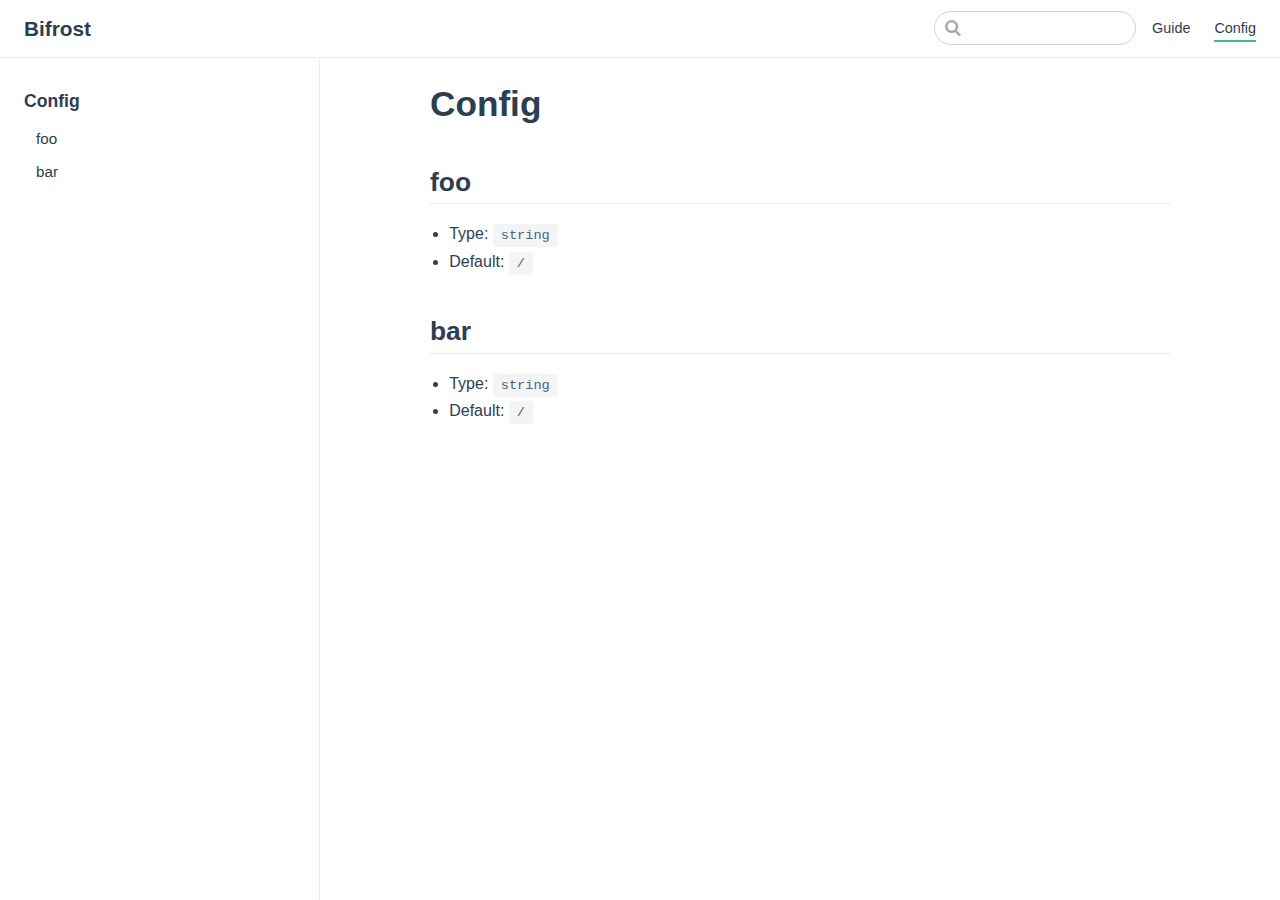
<file: config/index.html>
<!DOCTYPE html>
<html lang="en-US">
  <head>
    <meta charset="utf-8">
    <meta name="viewport" content="width=device-width,initial-scale=1">
    <title>Config | Bifrost</title>
    <meta name="generator" content="VuePress 1.8.2">
    
    <meta name="description" content="">
    <meta name="theme-color" content="#3eaf7c">
    <meta name="apple-mobile-web-app-capable" content="yes">
    <meta name="apple-mobile-web-app-status-bar-style" content="black">
    
    <link rel="preload" href="/assets/css/0.styles.7fad836b.css" as="style"><link rel="preload" href="/assets/js/app.f76668e0.js" as="script"><link rel="preload" href="/assets/js/2.7a9b23e7.js" as="script"><link rel="preload" href="/assets/js/10.d1861553.js" as="script"><link rel="prefetch" href="/assets/js/11.f4e6580d.js"><link rel="prefetch" href="/assets/js/12.33127f31.js"><link rel="prefetch" href="/assets/js/13.f69239a0.js"><link rel="prefetch" href="/assets/js/3.757f30db.js"><link rel="prefetch" href="/assets/js/4.9500f711.js"><link rel="prefetch" href="/assets/js/5.b4d6a25e.js"><link rel="prefetch" href="/assets/js/6.d1bf5aee.js"><link rel="prefetch" href="/assets/js/7.01280060.js"><link rel="prefetch" href="/assets/js/8.8e304fd1.js"><link rel="prefetch" href="/assets/js/9.f3cf105b.js">
    <link rel="stylesheet" href="/assets/css/0.styles.7fad836b.css">
  </head>
  <body>
    <div id="app" data-server-rendered="true"><div class="theme-container"><header class="navbar"><div class="sidebar-button"><svg xmlns="http://www.w3.org/2000/svg" aria-hidden="true" role="img" viewBox="0 0 448 512" class="icon"><path fill="currentColor" d="M436 124H12c-6.627 0-12-5.373-12-12V80c0-6.627 5.373-12 12-12h424c6.627 0 12 5.373 12 12v32c0 6.627-5.373 12-12 12zm0 160H12c-6.627 0-12-5.373-12-12v-32c0-6.627 5.373-12 12-12h424c6.627 0 12 5.373 12 12v32c0 6.627-5.373 12-12 12zm0 160H12c-6.627 0-12-5.373-12-12v-32c0-6.627 5.373-12 12-12h424c6.627 0 12 5.373 12 12v32c0 6.627-5.373 12-12 12z"></path></svg></div> <a href="/" class="home-link router-link-active"><!----> <span class="site-name">Bifrost</span></a> <div class="links"><div class="search-box"><input aria-label="Search" autocomplete="off" spellcheck="false" value=""> <!----></div> <nav class="nav-links can-hide"><div class="nav-item"><a href="/guide/" class="nav-link">
  Guide
</a></div><div class="nav-item"><a href="/config/" aria-current="page" class="nav-link router-link-exact-active router-link-active">
  Config
</a></div> <!----></nav></div></header> <div class="sidebar-mask"></div> <aside class="sidebar"><nav class="nav-links"><div class="nav-item"><a href="/guide/" class="nav-link">
  Guide
</a></div><div class="nav-item"><a href="/config/" aria-current="page" class="nav-link router-link-exact-active router-link-active">
  Config
</a></div> <!----></nav>  <ul class="sidebar-links"><li><section class="sidebar-group depth-0"><p class="sidebar-heading open"><span>Config</span> <!----></p> <ul class="sidebar-links sidebar-group-items"><li><a href="/config/#foo" class="sidebar-link">foo</a><ul class="sidebar-sub-headers"></ul></li><li><a href="/config/#bar" class="sidebar-link">bar</a><ul class="sidebar-sub-headers"></ul></li></ul></section></li></ul> </aside> <main class="page"> <div class="theme-default-content content__default"><h1 id="config"><a href="#config" class="header-anchor">#</a> Config</h1> <h2 id="foo"><a href="#foo" class="header-anchor">#</a> foo</h2> <ul><li>Type: <code>string</code></li> <li>Default: <code>/</code></li></ul> <h2 id="bar"><a href="#bar" class="header-anchor">#</a> bar</h2> <ul><li>Type: <code>string</code></li> <li>Default: <code>/</code></li></ul></div> <footer class="page-edit"><!----> <!----></footer> <!----> </main></div><div class="global-ui"></div></div>
    <script src="/assets/js/app.f76668e0.js" defer></script><script src="/assets/js/2.7a9b23e7.js" defer></script><script src="/assets/js/10.d1861553.js" defer></script>
  </body>
</html>
</file>
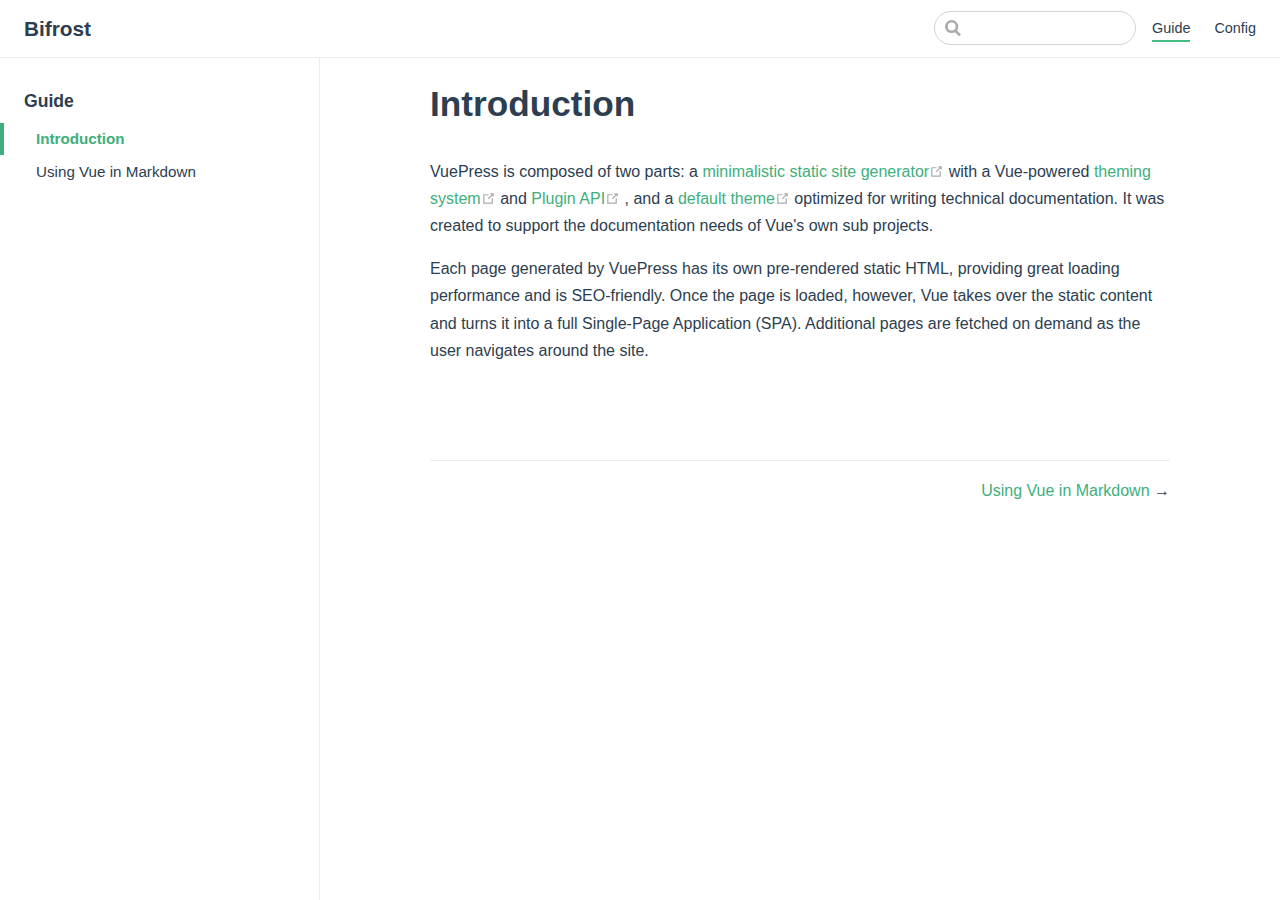
<file: guide/index.html>
<!DOCTYPE html>
<html lang="en-US">
  <head>
    <meta charset="utf-8">
    <meta name="viewport" content="width=device-width,initial-scale=1">
    <title>Introduction | Bifrost</title>
    <meta name="generator" content="VuePress 1.8.2">
    
    <meta name="description" content="">
    <meta name="theme-color" content="#3eaf7c">
    <meta name="apple-mobile-web-app-capable" content="yes">
    <meta name="apple-mobile-web-app-status-bar-style" content="black">
    
    <link rel="preload" href="/assets/css/0.styles.7fad836b.css" as="style"><link rel="preload" href="/assets/js/app.f76668e0.js" as="script"><link rel="preload" href="/assets/js/2.7a9b23e7.js" as="script"><link rel="preload" href="/assets/js/11.f4e6580d.js" as="script"><link rel="prefetch" href="/assets/js/10.d1861553.js"><link rel="prefetch" href="/assets/js/12.33127f31.js"><link rel="prefetch" href="/assets/js/13.f69239a0.js"><link rel="prefetch" href="/assets/js/3.757f30db.js"><link rel="prefetch" href="/assets/js/4.9500f711.js"><link rel="prefetch" href="/assets/js/5.b4d6a25e.js"><link rel="prefetch" href="/assets/js/6.d1bf5aee.js"><link rel="prefetch" href="/assets/js/7.01280060.js"><link rel="prefetch" href="/assets/js/8.8e304fd1.js"><link rel="prefetch" href="/assets/js/9.f3cf105b.js">
    <link rel="stylesheet" href="/assets/css/0.styles.7fad836b.css">
  </head>
  <body>
    <div id="app" data-server-rendered="true"><div class="theme-container"><header class="navbar"><div class="sidebar-button"><svg xmlns="http://www.w3.org/2000/svg" aria-hidden="true" role="img" viewBox="0 0 448 512" class="icon"><path fill="currentColor" d="M436 124H12c-6.627 0-12-5.373-12-12V80c0-6.627 5.373-12 12-12h424c6.627 0 12 5.373 12 12v32c0 6.627-5.373 12-12 12zm0 160H12c-6.627 0-12-5.373-12-12v-32c0-6.627 5.373-12 12-12h424c6.627 0 12 5.373 12 12v32c0 6.627-5.373 12-12 12zm0 160H12c-6.627 0-12-5.373-12-12v-32c0-6.627 5.373-12 12-12h424c6.627 0 12 5.373 12 12v32c0 6.627-5.373 12-12 12z"></path></svg></div> <a href="/" class="home-link router-link-active"><!----> <span class="site-name">Bifrost</span></a> <div class="links"><div class="search-box"><input aria-label="Search" autocomplete="off" spellcheck="false" value=""> <!----></div> <nav class="nav-links can-hide"><div class="nav-item"><a href="/guide/" aria-current="page" class="nav-link router-link-exact-active router-link-active">
  Guide
</a></div><div class="nav-item"><a href="/config/" class="nav-link">
  Config
</a></div> <!----></nav></div></header> <div class="sidebar-mask"></div> <aside class="sidebar"><nav class="nav-links"><div class="nav-item"><a href="/guide/" aria-current="page" class="nav-link router-link-exact-active router-link-active">
  Guide
</a></div><div class="nav-item"><a href="/config/" class="nav-link">
  Config
</a></div> <!----></nav>  <ul class="sidebar-links"><li><section class="sidebar-group depth-0"><p class="sidebar-heading open"><span>Guide</span> <!----></p> <ul class="sidebar-links sidebar-group-items"><li><a href="/guide/" aria-current="page" class="active sidebar-link">Introduction</a></li><li><a href="/guide/using-vue.html" class="sidebar-link">Using Vue in Markdown</a></li></ul></section></li></ul> </aside> <main class="page"> <div class="theme-default-content content__default"><h1 id="introduction"><a href="#introduction" class="header-anchor">#</a> Introduction</h1> <p>VuePress is composed of two parts: a <a href="https://github.com/vuejs/vuepress/tree/master/packages/%40vuepress/core" target="_blank" rel="noopener noreferrer">minimalistic static site generator<span><svg xmlns="http://www.w3.org/2000/svg" aria-hidden="true" focusable="false" x="0px" y="0px" viewBox="0 0 100 100" width="15" height="15" class="icon outbound"><path fill="currentColor" d="M18.8,85.1h56l0,0c2.2,0,4-1.8,4-4v-32h-8v28h-48v-48h28v-8h-32l0,0c-2.2,0-4,1.8-4,4v56C14.8,83.3,16.6,85.1,18.8,85.1z"></path> <polygon fill="currentColor" points="45.7,48.7 51.3,54.3 77.2,28.5 77.2,37.2 85.2,37.2 85.2,14.9 62.8,14.9 62.8,22.9 71.5,22.9"></polygon></svg> <span class="sr-only">(opens new window)</span></span></a> with a Vue-powered <a href="https://v1.vuepress.vuejs.org/theme/" target="_blank" rel="noopener noreferrer">theming system<span><svg xmlns="http://www.w3.org/2000/svg" aria-hidden="true" focusable="false" x="0px" y="0px" viewBox="0 0 100 100" width="15" height="15" class="icon outbound"><path fill="currentColor" d="M18.8,85.1h56l0,0c2.2,0,4-1.8,4-4v-32h-8v28h-48v-48h28v-8h-32l0,0c-2.2,0-4,1.8-4,4v56C14.8,83.3,16.6,85.1,18.8,85.1z"></path> <polygon fill="currentColor" points="45.7,48.7 51.3,54.3 77.2,28.5 77.2,37.2 85.2,37.2 85.2,14.9 62.8,14.9 62.8,22.9 71.5,22.9"></polygon></svg> <span class="sr-only">(opens new window)</span></span></a> and <a href="https://v1.vuepress.vuejs.org/plugin/" target="_blank" rel="noopener noreferrer">Plugin API<span><svg xmlns="http://www.w3.org/2000/svg" aria-hidden="true" focusable="false" x="0px" y="0px" viewBox="0 0 100 100" width="15" height="15" class="icon outbound"><path fill="currentColor" d="M18.8,85.1h56l0,0c2.2,0,4-1.8,4-4v-32h-8v28h-48v-48h28v-8h-32l0,0c-2.2,0-4,1.8-4,4v56C14.8,83.3,16.6,85.1,18.8,85.1z"></path> <polygon fill="currentColor" points="45.7,48.7 51.3,54.3 77.2,28.5 77.2,37.2 85.2,37.2 85.2,14.9 62.8,14.9 62.8,22.9 71.5,22.9"></polygon></svg> <span class="sr-only">(opens new window)</span></span></a>, and a <a href="https://v1.vuepress.vuejs.org/theme/default-theme-config.html" target="_blank" rel="noopener noreferrer">default theme<span><svg xmlns="http://www.w3.org/2000/svg" aria-hidden="true" focusable="false" x="0px" y="0px" viewBox="0 0 100 100" width="15" height="15" class="icon outbound"><path fill="currentColor" d="M18.8,85.1h56l0,0c2.2,0,4-1.8,4-4v-32h-8v28h-48v-48h28v-8h-32l0,0c-2.2,0-4,1.8-4,4v56C14.8,83.3,16.6,85.1,18.8,85.1z"></path> <polygon fill="currentColor" points="45.7,48.7 51.3,54.3 77.2,28.5 77.2,37.2 85.2,37.2 85.2,14.9 62.8,14.9 62.8,22.9 71.5,22.9"></polygon></svg> <span class="sr-only">(opens new window)</span></span></a> optimized for writing technical documentation. It was created to support the documentation needs of Vue's own sub projects.</p> <p>Each page generated by VuePress has its own pre-rendered static HTML, providing great loading performance and is SEO-friendly. Once the page is loaded, however, Vue takes over the static content and turns it into a full Single-Page Application (SPA). Additional pages are fetched on demand as the user navigates around the site.</p></div> <footer class="page-edit"><!----> <!----></footer> <div class="page-nav"><p class="inner"><!----> <span class="next"><a href="/guide/using-vue.html">
        Using Vue in Markdown
      </a>
      →
    </span></p></div> </main></div><div class="global-ui"></div></div>
    <script src="/assets/js/app.f76668e0.js" defer></script><script src="/assets/js/2.7a9b23e7.js" defer></script><script src="/assets/js/11.f4e6580d.js" defer></script>
  </body>
</html>
</file>
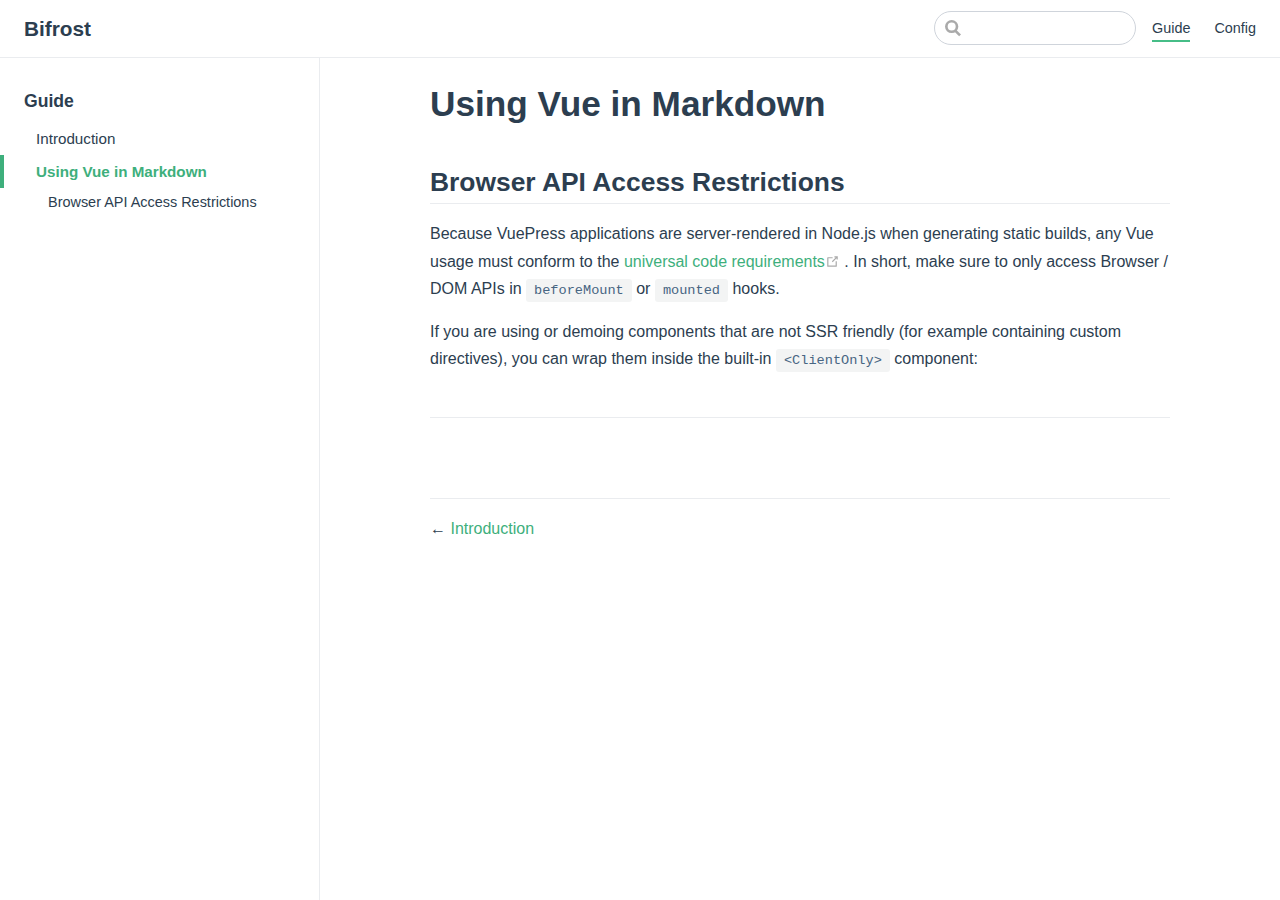
<file: guide/using-vue.html>
<!DOCTYPE html>
<html lang="en-US">
  <head>
    <meta charset="utf-8">
    <meta name="viewport" content="width=device-width,initial-scale=1">
    <title>Using Vue in Markdown | Bifrost</title>
    <meta name="generator" content="VuePress 1.8.2">
    
    <meta name="description" content="">
    <meta name="theme-color" content="#3eaf7c">
    <meta name="apple-mobile-web-app-capable" content="yes">
    <meta name="apple-mobile-web-app-status-bar-style" content="black">
    
    <link rel="preload" href="/assets/css/0.styles.7fad836b.css" as="style"><link rel="preload" href="/assets/js/app.f76668e0.js" as="script"><link rel="preload" href="/assets/js/2.7a9b23e7.js" as="script"><link rel="preload" href="/assets/js/12.33127f31.js" as="script"><link rel="prefetch" href="/assets/js/10.d1861553.js"><link rel="prefetch" href="/assets/js/11.f4e6580d.js"><link rel="prefetch" href="/assets/js/13.f69239a0.js"><link rel="prefetch" href="/assets/js/3.757f30db.js"><link rel="prefetch" href="/assets/js/4.9500f711.js"><link rel="prefetch" href="/assets/js/5.b4d6a25e.js"><link rel="prefetch" href="/assets/js/6.d1bf5aee.js"><link rel="prefetch" href="/assets/js/7.01280060.js"><link rel="prefetch" href="/assets/js/8.8e304fd1.js"><link rel="prefetch" href="/assets/js/9.f3cf105b.js">
    <link rel="stylesheet" href="/assets/css/0.styles.7fad836b.css">
  </head>
  <body>
    <div id="app" data-server-rendered="true"><div class="theme-container"><header class="navbar"><div class="sidebar-button"><svg xmlns="http://www.w3.org/2000/svg" aria-hidden="true" role="img" viewBox="0 0 448 512" class="icon"><path fill="currentColor" d="M436 124H12c-6.627 0-12-5.373-12-12V80c0-6.627 5.373-12 12-12h424c6.627 0 12 5.373 12 12v32c0 6.627-5.373 12-12 12zm0 160H12c-6.627 0-12-5.373-12-12v-32c0-6.627 5.373-12 12-12h424c6.627 0 12 5.373 12 12v32c0 6.627-5.373 12-12 12zm0 160H12c-6.627 0-12-5.373-12-12v-32c0-6.627 5.373-12 12-12h424c6.627 0 12 5.373 12 12v32c0 6.627-5.373 12-12 12z"></path></svg></div> <a href="/" class="home-link router-link-active"><!----> <span class="site-name">Bifrost</span></a> <div class="links"><div class="search-box"><input aria-label="Search" autocomplete="off" spellcheck="false" value=""> <!----></div> <nav class="nav-links can-hide"><div class="nav-item"><a href="/guide/" class="nav-link router-link-active">
  Guide
</a></div><div class="nav-item"><a href="/config/" class="nav-link">
  Config
</a></div> <!----></nav></div></header> <div class="sidebar-mask"></div> <aside class="sidebar"><nav class="nav-links"><div class="nav-item"><a href="/guide/" class="nav-link router-link-active">
  Guide
</a></div><div class="nav-item"><a href="/config/" class="nav-link">
  Config
</a></div> <!----></nav>  <ul class="sidebar-links"><li><section class="sidebar-group depth-0"><p class="sidebar-heading open"><span>Guide</span> <!----></p> <ul class="sidebar-links sidebar-group-items"><li><a href="/guide/" aria-current="page" class="sidebar-link">Introduction</a></li><li><a href="/guide/using-vue.html" aria-current="page" class="active sidebar-link">Using Vue in Markdown</a><ul class="sidebar-sub-headers"><li class="sidebar-sub-header"><a href="/guide/using-vue.html#browser-api-access-restrictions" class="sidebar-link">Browser API Access Restrictions</a></li><li class="sidebar-sub-header"><a href="/guide/using-vue.html#" class="sidebar-link"></a></li></ul></li></ul></section></li></ul> </aside> <main class="page"> <div class="theme-default-content content__default"><h1 id="using-vue-in-markdown"><a href="#using-vue-in-markdown" class="header-anchor">#</a> Using Vue in Markdown</h1> <h2 id="browser-api-access-restrictions"><a href="#browser-api-access-restrictions" class="header-anchor">#</a> Browser API Access Restrictions</h2> <p>Because VuePress applications are server-rendered in Node.js when generating static builds, any Vue usage must conform to the <a href="https://ssr.vuejs.org/en/universal.html" target="_blank" rel="noopener noreferrer">universal code requirements<span><svg xmlns="http://www.w3.org/2000/svg" aria-hidden="true" focusable="false" x="0px" y="0px" viewBox="0 0 100 100" width="15" height="15" class="icon outbound"><path fill="currentColor" d="M18.8,85.1h56l0,0c2.2,0,4-1.8,4-4v-32h-8v28h-48v-48h28v-8h-32l0,0c-2.2,0-4,1.8-4,4v56C14.8,83.3,16.6,85.1,18.8,85.1z"></path> <polygon fill="currentColor" points="45.7,48.7 51.3,54.3 77.2,28.5 77.2,37.2 85.2,37.2 85.2,14.9 62.8,14.9 62.8,22.9 71.5,22.9"></polygon></svg> <span class="sr-only">(opens new window)</span></span></a>. In short, make sure to only access Browser / DOM APIs in <code>beforeMount</code> or <code>mounted</code> hooks.</p> <p>If you are using or demoing components that are not SSR friendly (for example containing custom directives), you can wrap them inside the built-in <code>&lt;ClientOnly&gt;</code> component:</p> <h2 id=""><a href="#" class="header-anchor">#</a></h2></div> <footer class="page-edit"><!----> <!----></footer> <div class="page-nav"><p class="inner"><span class="prev">
      ←
      <a href="/guide/" class="prev router-link-active">
        Introduction
      </a></span> <!----></p></div> </main></div><div class="global-ui"></div></div>
    <script src="/assets/js/app.f76668e0.js" defer></script><script src="/assets/js/2.7a9b23e7.js" defer></script><script src="/assets/js/12.33127f31.js" defer></script>
  </body>
</html>
</file>
<file: assets/css/0.styles.7fad836b.css>
code[class*=language-],pre[class*=language-]{color:#ccc;background:none;font-family:Consolas,Monaco,Andale Mono,Ubuntu Mono,monospace;font-size:1em;text-align:left;white-space:pre;word-spacing:normal;word-break:normal;word-wrap:normal;line-height:1.5;-moz-tab-size:4;-o-tab-size:4;tab-size:4;-webkit-hyphens:none;-ms-hyphens:none;hyphens:none}pre[class*=language-]{padding:1em;margin:.5em 0;overflow:auto}:not(pre)>code[class*=language-],pre[class*=language-]{background:#2d2d2d}:not(pre)>code[class*=language-]{padding:.1em;border-radius:.3em;white-space:normal}.token.block-comment,.token.cdata,.token.comment,.token.doctype,.token.prolog{color:#999}.token.punctuation{color:#ccc}.token.attr-name,.token.deleted,.token.namespace,.token.tag{color:#e2777a}.token.function-name{color:#6196cc}.token.boolean,.token.function,.token.number{color:#f08d49}.token.class-name,.token.constant,.token.property,.token.symbol{color:#f8c555}.token.atrule,.token.builtin,.token.important,.token.keyword,.token.selector{color:#cc99cd}.token.attr-value,.token.char,.token.regex,.token.string,.token.variable{color:#7ec699}.token.entity,.token.operator,.token.url{color:#67cdcc}.token.bold,.token.important{font-weight:700}.token.italic{font-style:italic}.token.entity{cursor:help}.token.inserted{color:green}.theme-default-content code{color:#476582;padding:.25rem .5rem;margin:0;font-size:.85em;background-color:rgba(27,31,35,.05);border-radius:3px}.theme-default-content code .token.deleted{color:#ec5975}.theme-default-content code .token.inserted{color:#3eaf7c}.theme-default-content pre,.theme-default-content pre[class*=language-]{line-height:1.4;padding:1.25rem 1.5rem;margin:.85rem 0;background-color:#282c34;border-radius:6px;overflow:auto}.theme-default-content pre[class*=language-] code,.theme-default-content pre code{color:#fff;padding:0;background-color:transparent;border-radius:0}div[class*=language-]{position:relative;background-color:#282c34;border-radius:6px}div[class*=language-] .highlight-lines{-webkit-user-select:none;user-select:none;padding-top:1.3rem;position:absolute;top:0;left:0;width:100%;line-height:1.4}div[class*=language-] .highlight-lines .highlighted{background-color:rgba(0,0,0,.66)}div[class*=language-] pre,div[class*=language-] pre[class*=language-]{background:transparent;position:relative;z-index:1}div[class*=language-]:before{position:absolute;z-index:3;top:.8em;right:1em;font-size:.75rem;color:hsla(0,0%,100%,.4)}div[class*=language-]:not(.line-numbers-mode) .line-numbers-wrapper{display:none}div[class*=language-].line-numbers-mode .highlight-lines .highlighted{position:relative}div[class*=language-].line-numbers-mode .highlight-lines .highlighted:before{content:" ";position:absolute;z-index:3;left:0;top:0;display:block;width:3.5rem;height:100%;background-color:rgba(0,0,0,.66)}div[class*=language-].line-numbers-mode pre{padding-left:4.5rem;vertical-align:middle}div[class*=language-].line-numbers-mode .line-numbers-wrapper{position:absolute;top:0;width:3.5rem;text-align:center;color:hsla(0,0%,100%,.3);padding:1.25rem 0;line-height:1.4}div[class*=language-].line-numbers-mode .line-numbers-wrapper br{-webkit-user-select:none;user-select:none}div[class*=language-].line-numbers-mode .line-numbers-wrapper .line-number{position:relative;z-index:4;-webkit-user-select:none;user-select:none;font-size:.85em}div[class*=language-].line-numbers-mode:after{content:"";position:absolute;z-index:2;top:0;left:0;width:3.5rem;height:100%;border-radius:6px 0 0 6px;border-right:1px solid rgba(0,0,0,.66);background-color:#282c34}div[class~=language-js]:before{content:"js"}div[class~=language-ts]:before{content:"ts"}div[class~=language-html]:before{content:"html"}div[class~=language-md]:before{content:"md"}div[class~=language-vue]:before{content:"vue"}div[class~=language-css]:before{content:"css"}div[class~=language-sass]:before{content:"sass"}div[class~=language-scss]:before{content:"scss"}div[class~=language-less]:before{content:"less"}div[class~=language-stylus]:before{content:"stylus"}div[class~=language-go]:before{content:"go"}div[class~=language-java]:before{content:"java"}div[class~=language-c]:before{content:"c"}div[class~=language-sh]:before{content:"sh"}div[class~=language-yaml]:before{content:"yaml"}div[class~=language-py]:before{content:"py"}div[class~=language-docker]:before{content:"docker"}div[class~=language-dockerfile]:before{content:"dockerfile"}div[class~=language-makefile]:before{content:"makefile"}div[class~=language-javascript]:before{content:"js"}div[class~=language-typescript]:before{content:"ts"}div[class~=language-markup]:before{content:"html"}div[class~=language-markdown]:before{content:"md"}div[class~=language-json]:before{content:"json"}div[class~=language-ruby]:before{content:"rb"}div[class~=language-python]:before{content:"py"}div[class~=language-bash]:before{content:"sh"}div[class~=language-php]:before{content:"php"}.custom-block .custom-block-title{font-weight:600;margin-bottom:-.4rem}.custom-block.danger,.custom-block.tip,.custom-block.warning{padding:.1rem 1.5rem;border-left-width:.5rem;border-left-style:solid;margin:1rem 0}.custom-block.tip{background-color:#f3f5f7;border-color:#42b983}.custom-block.warning{background-color:rgba(255,229,100,.3);border-color:#e7c000;color:#6b5900}.custom-block.warning .custom-block-title{color:#b29400}.custom-block.warning a{color:#2c3e50}.custom-block.danger{background-color:#ffe6e6;border-color:#c00;color:#4d0000}.custom-block.danger .custom-block-title{color:#900}.custom-block.danger a{color:#2c3e50}.custom-block.details{display:block;position:relative;border-radius:2px;margin:1.6em 0;padding:1.6em;background-color:#eee}.custom-block.details h4{margin-top:0}.custom-block.details figure:last-child,.custom-block.details p:last-child{margin-bottom:0;padding-bottom:0}.custom-block.details summary{outline:none;cursor:pointer}.arrow{display:inline-block;width:0;height:0}.arrow.up{border-bottom:6px solid #ccc}.arrow.down,.arrow.up{border-left:4px solid transparent;border-right:4px solid transparent}.arrow.down{border-top:6px solid #ccc}.arrow.right{border-left:6px solid #ccc}.arrow.left,.arrow.right{border-top:4px solid transparent;border-bottom:4px solid transparent}.arrow.left{border-right:6px solid #ccc}.theme-default-content:not(.custom){max-width:740px;margin:0 auto;padding:2rem 2.5rem}@media (max-width:959px){.theme-default-content:not(.custom){padding:2rem}}@media (max-width:419px){.theme-default-content:not(.custom){padding:1.5rem}}.table-of-contents .badge{vertical-align:middle}body,html{padding:0;margin:0;background-color:#fff}body{font-family:-apple-system,BlinkMacSystemFont,Segoe UI,Roboto,Oxygen,Ubuntu,Cantarell,Fira Sans,Droid Sans,Helvetica Neue,sans-serif;-webkit-font-smoothing:antialiased;-moz-osx-font-smoothing:grayscale;font-size:16px;color:#2c3e50}.page{padding-left:20rem}.navbar{z-index:20;right:0;height:3.6rem;background-color:#fff;box-sizing:border-box;border-bottom:1px solid #eaecef}.navbar,.sidebar-mask{position:fixed;top:0;left:0}.sidebar-mask{z-index:9;width:100vw;height:100vh;display:none}.sidebar{font-size:16px;background-color:#fff;width:20rem;position:fixed;z-index:10;margin:0;top:3.6rem;left:0;bottom:0;box-sizing:border-box;border-right:1px solid #eaecef;overflow-y:auto}.theme-default-content:not(.custom)>:first-child{margin-top:3.6rem}.theme-default-content:not(.custom) a:hover{text-decoration:underline}.theme-default-content:not(.custom) p.demo{padding:1rem 1.5rem;border:1px solid #ddd;border-radius:4px}.theme-default-content:not(.custom) img{max-width:100%}.theme-default-content.custom{padding:0;margin:0}.theme-default-content.custom img{max-width:100%}a{font-weight:500;text-decoration:none}a,p a code{color:#3eaf7c}p a code{font-weight:400}kbd{background:#eee;border:.15rem solid #ddd;border-bottom:.25rem solid #ddd;border-radius:.15rem;padding:0 .15em}blockquote{font-size:1rem;color:#999;border-left:.2rem solid #dfe2e5;margin:1rem 0;padding:.25rem 0 .25rem 1rem}blockquote>p{margin:0}ol,ul{padding-left:1.2em}strong{font-weight:600}h1,h2,h3,h4,h5,h6{font-weight:600;line-height:1.25}.theme-default-content:not(.custom)>h1,.theme-default-content:not(.custom)>h2,.theme-default-content:not(.custom)>h3,.theme-default-content:not(.custom)>h4,.theme-default-content:not(.custom)>h5,.theme-default-content:not(.custom)>h6{margin-top:-3.1rem;padding-top:4.6rem;margin-bottom:0}.theme-default-content:not(.custom)>h1:first-child,.theme-default-content:not(.custom)>h2:first-child,.theme-default-content:not(.custom)>h3:first-child,.theme-default-content:not(.custom)>h4:first-child,.theme-default-content:not(.custom)>h5:first-child,.theme-default-content:not(.custom)>h6:first-child{margin-top:-1.5rem;margin-bottom:1rem}.theme-default-content:not(.custom)>h1:first-child+.custom-block,.theme-default-content:not(.custom)>h1:first-child+p,.theme-default-content:not(.custom)>h1:first-child+pre,.theme-default-content:not(.custom)>h2:first-child+.custom-block,.theme-default-content:not(.custom)>h2:first-child+p,.theme-default-content:not(.custom)>h2:first-child+pre,.theme-default-content:not(.custom)>h3:first-child+.custom-block,.theme-default-content:not(.custom)>h3:first-child+p,.theme-default-content:not(.custom)>h3:first-child+pre,.theme-default-content:not(.custom)>h4:first-child+.custom-block,.theme-default-content:not(.custom)>h4:first-child+p,.theme-default-content:not(.custom)>h4:first-child+pre,.theme-default-content:not(.custom)>h5:first-child+.custom-block,.theme-default-content:not(.custom)>h5:first-child+p,.theme-default-content:not(.custom)>h5:first-child+pre,.theme-default-content:not(.custom)>h6:first-child+.custom-block,.theme-default-content:not(.custom)>h6:first-child+p,.theme-default-content:not(.custom)>h6:first-child+pre{margin-top:2rem}h1:focus .header-anchor,h1:hover .header-anchor,h2:focus .header-anchor,h2:hover .header-anchor,h3:focus .header-anchor,h3:hover .header-anchor,h4:focus .header-anchor,h4:hover .header-anchor,h5:focus .header-anchor,h5:hover .header-anchor,h6:focus .header-anchor,h6:hover .header-anchor{opacity:1}h1{font-size:2.2rem}h2{font-size:1.65rem;padding-bottom:.3rem;border-bottom:1px solid #eaecef}h3{font-size:1.35rem}a.header-anchor{font-size:.85em;float:left;margin-left:-.87em;padding-right:.23em;margin-top:.125em;opacity:0}a.header-anchor:focus,a.header-anchor:hover{text-decoration:none}.line-number,code,kbd{font-family:source-code-pro,Menlo,Monaco,Consolas,Courier New,monospace}ol,p,ul{line-height:1.7}hr{border:0;border-top:1px solid #eaecef}table{border-collapse:collapse;margin:1rem 0;display:block;overflow-x:auto}tr{border-top:1px solid #dfe2e5}tr:nth-child(2n){background-color:#f6f8fa}td,th{border:1px solid #dfe2e5;padding:.6em 1em}.theme-container.sidebar-open .sidebar-mask{display:block}.theme-container.no-navbar .theme-default-content:not(.custom)>h1,.theme-container.no-navbar h2,.theme-container.no-navbar h3,.theme-container.no-navbar h4,.theme-container.no-navbar h5,.theme-container.no-navbar h6{margin-top:1.5rem;padding-top:0}.theme-container.no-navbar .sidebar{top:0}@media (min-width:720px){.theme-container.no-sidebar .sidebar{display:none}.theme-container.no-sidebar .page{padding-left:0}}@media (max-width:959px){.sidebar{font-size:15px;width:16.4rem}.page{padding-left:16.4rem}}@media (max-width:719px){.sidebar{top:0;padding-top:3.6rem;transform:translateX(-100%);transition:transform .2s ease}.page{padding-left:0}.theme-container.sidebar-open .sidebar{transform:translateX(0)}.theme-container.no-navbar .sidebar{padding-top:0}}@media (max-width:419px){h1{font-size:1.9rem}.theme-default-content div[class*=language-]{margin:.85rem -1.5rem;border-radius:0}}.home .hero img{max-width:450px!important}#nprogress{pointer-events:none}#nprogress .bar{background:#3eaf7c;position:fixed;z-index:1031;top:0;left:0;width:100%;height:2px}#nprogress .peg{display:block;position:absolute;right:0;width:100px;height:100%;box-shadow:0 0 10px #3eaf7c,0 0 5px #3eaf7c;opacity:1;transform:rotate(3deg) translateY(-4px)}#nprogress .spinner{display:block;position:fixed;z-index:1031;top:15px;right:15px}#nprogress .spinner-icon{width:18px;height:18px;box-sizing:border-box;border-color:#3eaf7c transparent transparent #3eaf7c;border-style:solid;border-width:2px;border-radius:50%;-webkit-animation:nprogress-spinner .4s linear infinite;animation:nprogress-spinner .4s linear infinite}.nprogress-custom-parent{overflow:hidden;position:relative}.nprogress-custom-parent #nprogress .bar,.nprogress-custom-parent #nprogress .spinner{position:absolute}@-webkit-keyframes nprogress-spinner{0%{transform:rotate(0deg)}to{transform:rotate(1turn)}}@keyframes nprogress-spinner{0%{transform:rotate(0deg)}to{transform:rotate(1turn)}}.icon.outbound{color:#aaa;display:inline-block;vertical-align:middle;position:relative;top:-1px}.sr-only{position:absolute;width:1px;height:1px;padding:0;margin:-1px;overflow:hidden;clip:rect(0,0,0,0);white-space:nowrap;border-width:0}.home{padding:3.6rem 2rem 0;max-width:960px;margin:0 auto;display:block}.home .hero{text-align:center}.home .hero img{max-width:100%;max-height:280px;display:block;margin:3rem auto 1.5rem}.home .hero h1{font-size:3rem}.home .hero .action,.home .hero .description,.home .hero h1{margin:1.8rem auto}.home .hero .description{max-width:35rem;font-size:1.6rem;line-height:1.3;color:#6a8bad}.home .hero .action-button{display:inline-block;font-size:1.2rem;color:#fff;background-color:#3eaf7c;padding:.8rem 1.6rem;border-radius:4px;transition:background-color .1s ease;box-sizing:border-box;border-bottom:1px solid #389d70}.home .hero .action-button:hover{background-color:#4abf8a}.home .features{border-top:1px solid #eaecef;padding:1.2rem 0;margin-top:2.5rem;display:flex;flex-wrap:wrap;align-items:flex-start;align-content:stretch;justify-content:space-between}.home .feature{flex-grow:1;flex-basis:30%;max-width:30%}.home .feature h2{font-size:1.4rem;font-weight:500;border-bottom:none;padding-bottom:0;color:#3a5169}.home .feature p{color:#4e6e8e}.home .footer{padding:2.5rem;border-top:1px solid #eaecef;text-align:center;color:#4e6e8e}@media (max-width:719px){.home .features{flex-direction:column}.home .feature{max-width:100%;padding:0 2.5rem}}@media (max-width:419px){.home{padding-left:1.5rem;padding-right:1.5rem}.home .hero img{max-height:210px;margin:2rem auto 1.2rem}.home .hero h1{font-size:2rem}.home .hero .action,.home .hero .description,.home .hero h1{margin:1.2rem auto}.home .hero .description{font-size:1.2rem}.home .hero .action-button{font-size:1rem;padding:.6rem 1.2rem}.home .feature h2{font-size:1.25rem}}.search-box{display:inline-block;position:relative;margin-right:1rem}.search-box input{cursor:text;width:10rem;height:2rem;color:#4e6e8e;display:inline-block;border:1px solid #cfd4db;border-radius:2rem;font-size:.9rem;line-height:2rem;padding:0 .5rem 0 2rem;outline:none;transition:all .2s ease;background:#fff url(/assets/img/search.83621669.svg) .6rem .5rem no-repeat;background-size:1rem}.search-box input:focus{cursor:auto;border-color:#3eaf7c}.search-box .suggestions{background:#fff;width:20rem;position:absolute;top:2rem;border:1px solid #cfd4db;border-radius:6px;padding:.4rem;list-style-type:none}.search-box .suggestions.align-right{right:0}.search-box .suggestion{line-height:1.4;padding:.4rem .6rem;border-radius:4px;cursor:pointer}.search-box .suggestion a{white-space:normal;color:#5d82a6}.search-box .suggestion a .page-title{font-weight:600}.search-box .suggestion a .header{font-size:.9em;margin-left:.25em}.search-box .suggestion.focused{background-color:#f3f4f5}.search-box .suggestion.focused a{color:#3eaf7c}@media (max-width:959px){.search-box input{cursor:pointer;width:0;border-color:transparent;position:relative}.search-box input:focus{cursor:text;left:0;width:10rem}}@media (-ms-high-contrast:none){.search-box input{height:2rem}}@media (max-width:959px) and (min-width:719px){.search-box .suggestions{left:0}}@media (max-width:719px){.search-box{margin-right:0}.search-box input{left:1rem}.search-box .suggestions{right:0}}@media (max-width:419px){.search-box .suggestions{width:calc(100vw - 4rem)}.search-box input:focus{width:8rem}}.sidebar-button{cursor:pointer;display:none;width:1.25rem;height:1.25rem;position:absolute;padding:.6rem;top:.6rem;left:1rem}.sidebar-button .icon{display:block;width:1.25rem;height:1.25rem}@media (max-width:719px){.sidebar-button{display:block}}.dropdown-enter,.dropdown-leave-to{height:0!important}.dropdown-wrapper{cursor:pointer}.dropdown-wrapper .dropdown-title,.dropdown-wrapper .mobile-dropdown-title{display:block;font-size:.9rem;font-family:inherit;cursor:inherit;padding:inherit;line-height:1.4rem;background:transparent;border:none;font-weight:500;color:#2c3e50}.dropdown-wrapper .dropdown-title:hover,.dropdown-wrapper .mobile-dropdown-title:hover{border-color:transparent}.dropdown-wrapper .dropdown-title .arrow,.dropdown-wrapper .mobile-dropdown-title .arrow{vertical-align:middle;margin-top:-1px;margin-left:.4rem}.dropdown-wrapper .mobile-dropdown-title{display:none;font-weight:600}.dropdown-wrapper .mobile-dropdown-title font-size inherit:hover{color:#3eaf7c}.dropdown-wrapper .nav-dropdown .dropdown-item{color:inherit;line-height:1.7rem}.dropdown-wrapper .nav-dropdown .dropdown-item h4{margin:.45rem 0 0;border-top:1px solid #eee;padding:1rem 1.5rem .45rem 1.25rem}.dropdown-wrapper .nav-dropdown .dropdown-item .dropdown-subitem-wrapper{padding:0;list-style:none}.dropdown-wrapper .nav-dropdown .dropdown-item .dropdown-subitem-wrapper .dropdown-subitem{font-size:.9em}.dropdown-wrapper .nav-dropdown .dropdown-item a{display:block;line-height:1.7rem;position:relative;border-bottom:none;font-weight:400;margin-bottom:0;padding:0 1.5rem 0 1.25rem}.dropdown-wrapper .nav-dropdown .dropdown-item a.router-link-active,.dropdown-wrapper .nav-dropdown .dropdown-item a:hover{color:#3eaf7c}.dropdown-wrapper .nav-dropdown .dropdown-item a.router-link-active:after{content:"";width:0;height:0;border-left:5px solid #3eaf7c;border-top:3px solid transparent;border-bottom:3px solid transparent;position:absolute;top:calc(50% - 2px);left:9px}.dropdown-wrapper .nav-dropdown .dropdown-item:first-child h4{margin-top:0;padding-top:0;border-top:0}@media (max-width:719px){.dropdown-wrapper.open .dropdown-title{margin-bottom:.5rem}.dropdown-wrapper .dropdown-title{display:none}.dropdown-wrapper .mobile-dropdown-title{display:block}.dropdown-wrapper .nav-dropdown{transition:height .1s ease-out;overflow:hidden}.dropdown-wrapper .nav-dropdown .dropdown-item h4{border-top:0;margin-top:0;padding-top:0}.dropdown-wrapper .nav-dropdown .dropdown-item>a,.dropdown-wrapper .nav-dropdown .dropdown-item h4{font-size:15px;line-height:2rem}.dropdown-wrapper .nav-dropdown .dropdown-item .dropdown-subitem{font-size:14px;padding-left:1rem}}@media (min-width:719px){.dropdown-wrapper{height:1.8rem}.dropdown-wrapper.open .nav-dropdown,.dropdown-wrapper:hover .nav-dropdown{display:block!important}.dropdown-wrapper.open:blur{display:none}.dropdown-wrapper .nav-dropdown{display:none;height:auto!important;box-sizing:border-box;max-height:calc(100vh - 2.7rem);overflow-y:auto;position:absolute;top:100%;right:0;background-color:#fff;padding:.6rem 0;border:1px solid;border-color:#ddd #ddd #ccc;text-align:left;border-radius:.25rem;white-space:nowrap;margin:0}}.nav-links{display:inline-block}.nav-links a{line-height:1.4rem;color:inherit}.nav-links a.router-link-active,.nav-links a:hover{color:#3eaf7c}.nav-links .nav-item{position:relative;display:inline-block;margin-left:1.5rem;line-height:2rem}.nav-links .nav-item:first-child{margin-left:0}.nav-links .repo-link{margin-left:1.5rem}@media (max-width:719px){.nav-links .nav-item,.nav-links .repo-link{margin-left:0}}@media (min-width:719px){.nav-links a.router-link-active,.nav-links a:hover{color:#2c3e50}.nav-item>a:not(.external).router-link-active,.nav-item>a:not(.external):hover{margin-bottom:-2px;border-bottom:2px solid #46bd87}}.navbar{padding:.7rem 1.5rem;line-height:2.2rem}.navbar a,.navbar img,.navbar span{display:inline-block}.navbar .logo{height:2.2rem;min-width:2.2rem;margin-right:.8rem;vertical-align:top}.navbar .site-name{font-size:1.3rem;font-weight:600;color:#2c3e50;position:relative}.navbar .links{padding-left:1.5rem;box-sizing:border-box;background-color:#fff;white-space:nowrap;font-size:.9rem;position:absolute;right:1.5rem;top:.7rem;display:flex}.navbar .links .search-box{flex:0 0 auto;vertical-align:top}@media (max-width:719px){.navbar{padding-left:4rem}.navbar .can-hide{display:none}.navbar .links{padding-left:1.5rem}.navbar .site-name{width:calc(100vw - 9.4rem);overflow:hidden;white-space:nowrap;text-overflow:ellipsis}}.page-edit{max-width:740px;margin:0 auto;padding:2rem 2.5rem}@media (max-width:959px){.page-edit{padding:2rem}}@media (max-width:419px){.page-edit{padding:1.5rem}}.page-edit{padding-top:1rem;padding-bottom:1rem;overflow:auto}.page-edit .edit-link{display:inline-block}.page-edit .edit-link a{color:#4e6e8e;margin-right:.25rem}.page-edit .last-updated{float:right;font-size:.9em}.page-edit .last-updated .prefix{font-weight:500;color:#4e6e8e}.page-edit .last-updated .time{font-weight:400;color:#767676}@media (max-width:719px){.page-edit .edit-link{margin-bottom:.5rem}.page-edit .last-updated{font-size:.8em;float:none;text-align:left}}.page-nav{max-width:740px;margin:0 auto;padding:2rem 2.5rem}@media (max-width:959px){.page-nav{padding:2rem}}@media (max-width:419px){.page-nav{padding:1.5rem}}.page-nav{padding-top:1rem;padding-bottom:0}.page-nav .inner{min-height:2rem;margin-top:0;border-top:1px solid #eaecef;padding-top:1rem;overflow:auto}.page-nav .next{float:right}.page{padding-bottom:2rem;display:block}.sidebar-group .sidebar-group{padding-left:.5em}.sidebar-group:not(.collapsable) .sidebar-heading:not(.clickable){cursor:auto;color:inherit}.sidebar-group.is-sub-group{padding-left:0}.sidebar-group.is-sub-group>.sidebar-heading{font-size:.95em;line-height:1.4;font-weight:400;padding-left:2rem}.sidebar-group.is-sub-group>.sidebar-heading:not(.clickable){opacity:.5}.sidebar-group.is-sub-group>.sidebar-group-items{padding-left:1rem}.sidebar-group.is-sub-group>.sidebar-group-items>li>.sidebar-link{font-size:.95em;border-left:none}.sidebar-group.depth-2>.sidebar-heading{border-left:none}.sidebar-heading{color:#2c3e50;transition:color .15s ease;cursor:pointer;font-size:1.1em;font-weight:700;padding:.35rem 1.5rem .35rem 1.25rem;width:100%;box-sizing:border-box;margin:0;border-left:.25rem solid transparent}.sidebar-heading.open,.sidebar-heading:hover{color:inherit}.sidebar-heading .arrow{position:relative;top:-.12em;left:.5em}.sidebar-heading.clickable.active{font-weight:600;color:#3eaf7c;border-left-color:#3eaf7c}.sidebar-heading.clickable:hover{color:#3eaf7c}.sidebar-group-items{transition:height .1s ease-out;font-size:.95em;overflow:hidden}.sidebar .sidebar-sub-headers{padding-left:1rem;font-size:.95em}a.sidebar-link{font-size:1em;font-weight:400;display:inline-block;color:#2c3e50;border-left:.25rem solid transparent;padding:.35rem 1rem .35rem 1.25rem;line-height:1.4;width:100%;box-sizing:border-box}a.sidebar-link:hover{color:#3eaf7c}a.sidebar-link.active{font-weight:600;color:#3eaf7c;border-left-color:#3eaf7c}.sidebar-group a.sidebar-link{padding-left:2rem}.sidebar-sub-headers a.sidebar-link{padding-top:.25rem;padding-bottom:.25rem;border-left:none}.sidebar-sub-headers a.sidebar-link.active{font-weight:500}.sidebar ul{padding:0;margin:0;list-style-type:none}.sidebar a{display:inline-block}.sidebar .nav-links{display:none;border-bottom:1px solid #eaecef;padding:.5rem 0 .75rem}.sidebar .nav-links a{font-weight:600}.sidebar .nav-links .nav-item,.sidebar .nav-links .repo-link{display:block;line-height:1.25rem;font-size:1.1em;padding:.5rem 0 .5rem 1.5rem}.sidebar>.sidebar-links{padding:1.5rem 0}.sidebar>.sidebar-links>li>a.sidebar-link{font-size:1.1em;line-height:1.7;font-weight:700}.sidebar>.sidebar-links>li:not(:first-child){margin-top:.75rem}@media (max-width:719px){.sidebar .nav-links{display:block}.sidebar .nav-links .dropdown-wrapper .nav-dropdown .dropdown-item a.router-link-active:after{top:calc(1rem - 2px)}.sidebar>.sidebar-links{padding:1rem 0}}.badge[data-v-15b7b770]{display:inline-block;font-size:14px;height:18px;line-height:18px;border-radius:3px;padding:0 6px;color:#fff}.badge.green[data-v-15b7b770],.badge.tip[data-v-15b7b770],.badge[data-v-15b7b770]{background-color:#42b983}.badge.error[data-v-15b7b770]{background-color:#da5961}.badge.warn[data-v-15b7b770],.badge.warning[data-v-15b7b770],.badge.yellow[data-v-15b7b770]{background-color:#e7c000}.badge+.badge[data-v-15b7b770]{margin-left:5px}.theme-code-block[data-v-759a7d02]{display:none}.theme-code-block__active[data-v-759a7d02]{display:block}.theme-code-block>pre[data-v-759a7d02]{background-color:orange}.theme-code-group__nav[data-v-deefee04]{margin-bottom:-35px;background-color:#282c34;padding-bottom:22px;border-top-left-radius:6px;border-top-right-radius:6px;padding-left:10px;padding-top:10px}.theme-code-group__ul[data-v-deefee04]{margin:auto 0;padding-left:0;display:inline-flex;list-style:none}.theme-code-group__nav-tab[data-v-deefee04]{border:0;padding:5px;cursor:pointer;background-color:transparent;font-size:.85em;line-height:1.4;color:hsla(0,0%,100%,.9);font-weight:600}.theme-code-group__nav-tab-active[data-v-deefee04]{border-bottom:1px solid #42b983}.pre-blank[data-v-deefee04]{color:#42b983}
</file>
